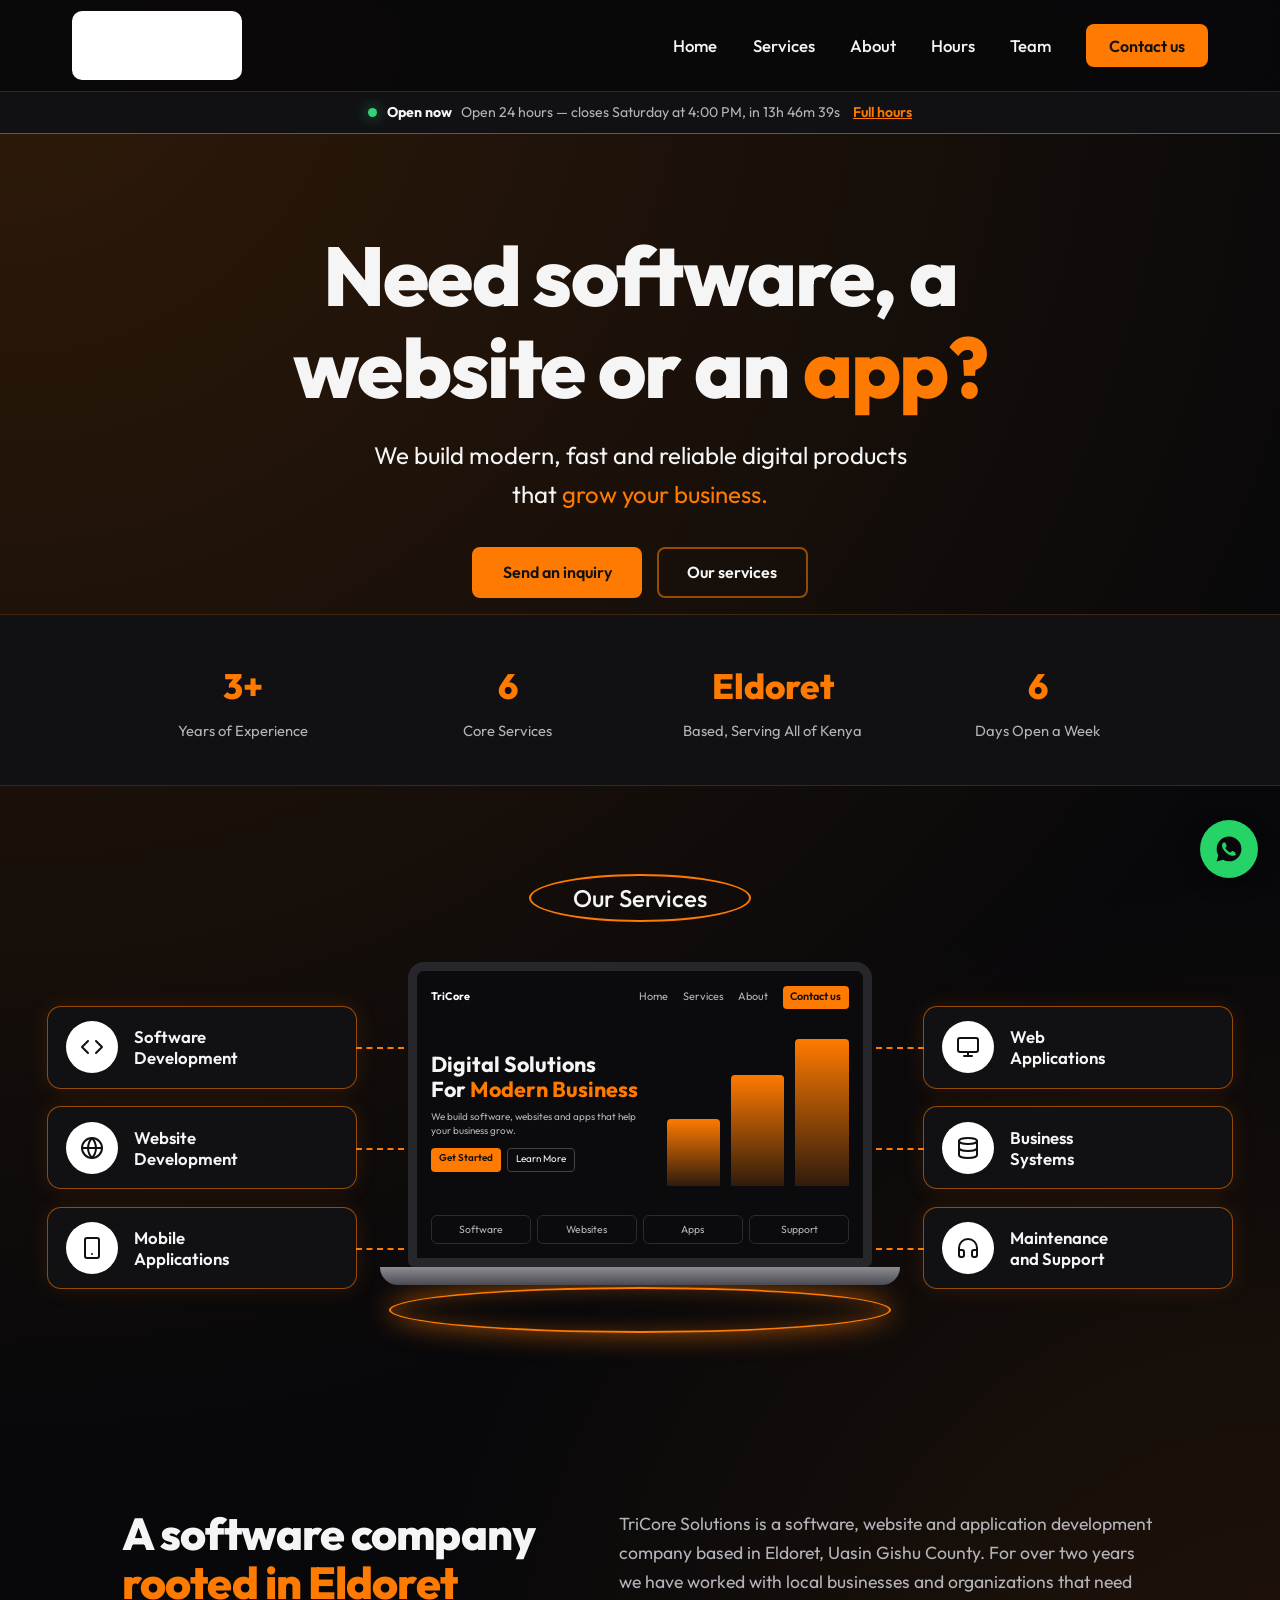
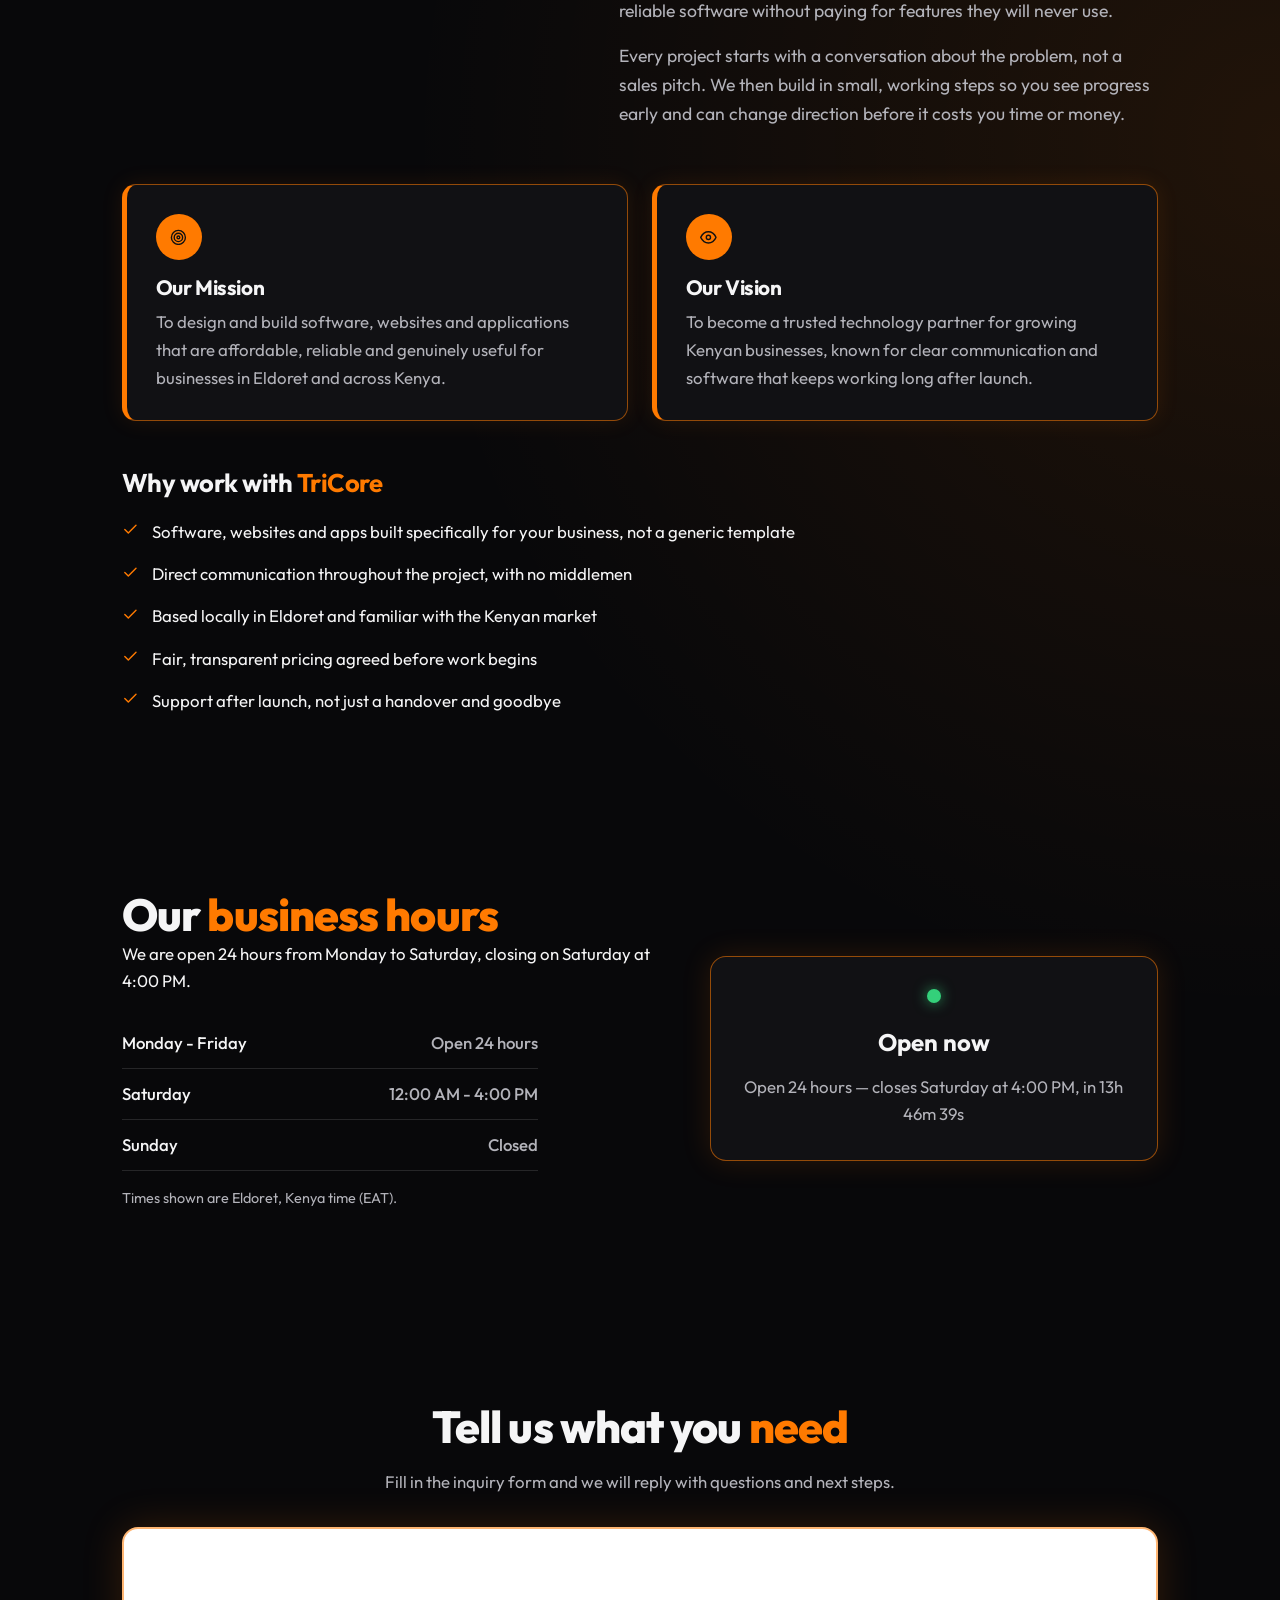
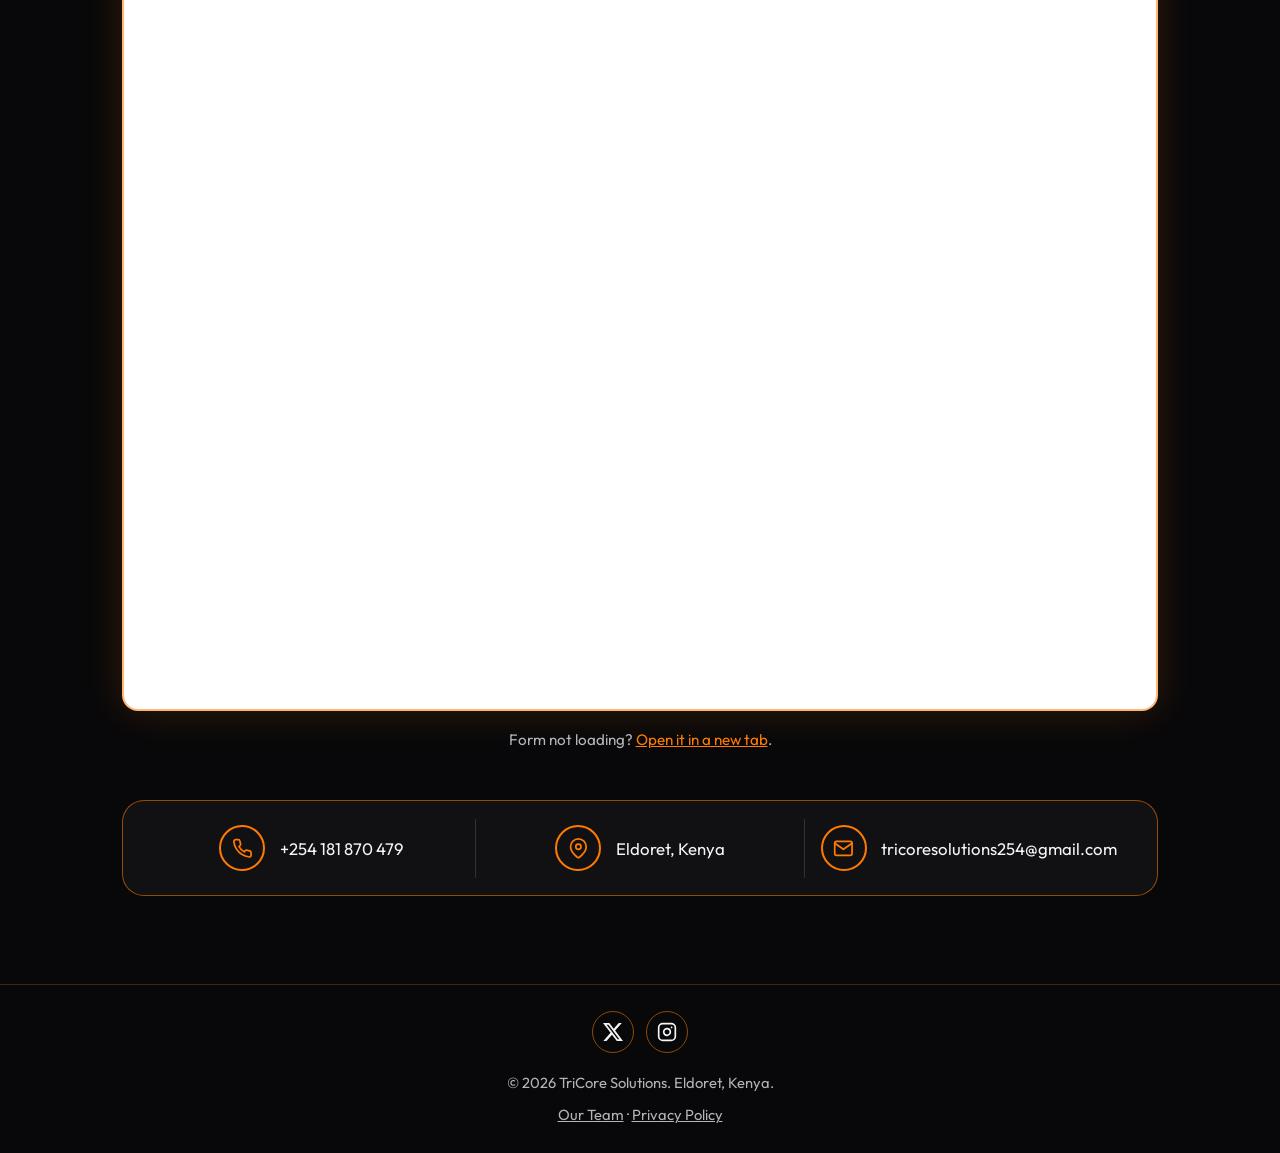
<file: index.html>
<!DOCTYPE html>
<html lang="en">
<head>
  <script>
  function onClick(e) {
    e.preventDefault();
    grecaptcha.enterprise.ready(async () => {
      const token = await grecaptcha.enterprise.execute('6LdRZ9UtAAAAAPf8x64DhGXQoFWbQszSrZ7QlTjj', {action: 'LOGIN'});
    });
  }
</script>
  <script src="https://www.google.com/recaptcha/enterprise.js?render=6LdRZ9UtAAAAAPf8x64DhGXQoFWbQszSrZ7QlTjj"></script>
  <!-- Your code -->
  <meta charset="UTF-8">
  <meta name="viewport" content="width=device-width, initial-scale=1">
  <title>TriCore Solutions | Software, Website and App Development in Eldoret</title>
  <meta name="description" content="TriCore Solutions builds custom software, websites and mobile and web applications for businesses in Eldoret and across Kenya.">
  <link rel="preconnect" href="https://fonts.googleapis.com">
  <link rel="preconnect" href="https://fonts.gstatic.com" crossorigin>
  <link href="https://fonts.googleapis.com/css2?family=Outfit:wght@400;500;600;700;800&display=swap" rel="stylesheet">
  <link rel="icon" type="image/png" sizes="512x512" href="favicon.png">
<link rel="apple-touch-icon" href="favicon.png">
  <link rel="stylesheet" href="style.css">
</head>
<body>

<svg width="0" height="0" style="position:absolute" aria-hidden="true">
  <symbol id="i-mail" viewBox="0 0 24 24"><path d="M4 4h16c1.1 0 2 .9 2 2v12c0 1.1-.9 2-2 2H4c-1.1 0-2-.9-2-2V6c0-1.1.9-2 2-2z"/><polyline points="22,6 12,13 2,6"/></symbol>
  <symbol id="i-phone" viewBox="0 0 24 24"><path d="M22 16.92v3a2 2 0 0 1-2.18 2 19.79 19.79 0 0 1-8.63-3.07 19.5 19.5 0 0 1-6-6 19.79 19.79 0 0 1-3.07-8.67A2 2 0 0 1 4.11 2h3a2 2 0 0 1 2 1.72 12.84 12.84 0 0 0 .7 2.81 2 2 0 0 1-.45 2.11L8.09 9.91a16 16 0 0 0 6 6l1.27-1.27a2 2 0 0 1 2.11-.45 12.84 12.84 0 0 0 2.81.7A2 2 0 0 1 22 16.92z"/></symbol>
  <symbol id="i-pin" viewBox="0 0 24 24"><path d="M21 10c0 7-9 13-9 13s-9-6-9-13a9 9 0 0 1 18 0z"/><circle cx="12" cy="10" r="3"/></symbol>
  <symbol id="i-code" viewBox="0 0 24 24"><polyline points="16 18 22 12 16 6"/><polyline points="8 6 2 12 8 18"/></symbol>
  <symbol id="i-globe" viewBox="0 0 24 24"><circle cx="12" cy="12" r="10"/><line x1="2" y1="12" x2="22" y2="12"/><path d="M12 2a15.3 15.3 0 0 1 4 10 15.3 15.3 0 0 1-4 10 15.3 15.3 0 0 1-4-10 15.3 15.3 0 0 1 4-10z"/></symbol>
  <symbol id="i-app" viewBox="0 0 24 24"><rect x="5" y="2" width="14" height="20" rx="2"/><line x1="12" y1="18" x2="12.01" y2="18"/></symbol>
  <symbol id="i-monitor" viewBox="0 0 24 24"><rect x="2" y="3" width="20" height="14" rx="2"/><line x1="8" y1="21" x2="16" y2="21"/><line x1="12" y1="17" x2="12" y2="21"/></symbol>
  <symbol id="i-db" viewBox="0 0 24 24"><ellipse cx="12" cy="5" rx="9" ry="3"/><path d="M21 12c0 1.66-4 3-9 3s-9-1.34-9-3"/><path d="M3 5v14c0 1.66 4 3 9 3s9-1.34 9-3V5"/></symbol>
  <symbol id="i-support" viewBox="0 0 24 24"><path d="M3 18v-6a9 9 0 0 1 18 0v6"/><path d="M21 19a2 2 0 0 1-2 2h-1a2 2 0 0 1-2-2v-3a2 2 0 0 1 2-2h3zM3 19a2 2 0 0 0 2 2h1a2 2 0 0 0 2-2v-3a2 2 0 0 0-2-2H3z"/></symbol>
  <symbol id="i-bulb" viewBox="0 0 24 24"><path d="M9 18h6M10 22h4M12 2a7 7 0 0 0-4 12.75c.5.4.8 1.02.8 1.66V17h6.4v-.59c0-.64.3-1.26.8-1.66A7 7 0 0 0 12 2z"/></symbol>
  <symbol id="i-target" viewBox="0 0 24 24"><circle cx="12" cy="12" r="10"/><circle cx="12" cy="12" r="6"/><circle cx="12" cy="12" r="2"/></symbol>
  <symbol id="i-eye" viewBox="0 0 24 24"><path d="M1 12s4-8 11-8 11 8 11 8-4 8-11 8-11-8-11-8z"/><circle cx="12" cy="12" r="3"/></symbol>
  <symbol id="i-check" viewBox="0 0 24 24"><polyline points="20 6 9 17 4 12"/></symbol>
  <symbol id="i-clock" viewBox="0 0 24 24"><circle cx="12" cy="12" r="10"/><polyline points="12 6 12 12 16 14"/></symbol>
  <symbol id="i-badge" viewBox="0 0 24 24"><circle cx="12" cy="8" r="6"/><path d="M9 13.5 7 22l5-3 5 3-2-8.5"/></symbol>
  <symbol id="i-wa" viewBox="0 0 24 24"><path fill="#08080A" stroke="none" d="M12.04 2C6.58 2 2.13 6.45 2.13 11.91c0 1.75.46 3.48 1.32 5l-1.4 5.11 5.23-1.37a9.9 9.9 0 0 0 4.76 1.21h.01c5.46 0 9.91-4.45 9.91-9.91S17.5 2 12.04 2zm5.8 14.06c-.24.68-1.4 1.31-1.94 1.36-.5.05-1.02.24-3.42-.71-2.9-1.15-4.75-4.1-4.9-4.29-.14-.19-1.17-1.55-1.17-2.96s.73-2.1 1-2.39c.24-.26.53-.33.71-.33h.51c.16 0 .38-.03.58.44l.83 2c.08.19.13.4.02.62-.1.22-.15.35-.3.53l-.42.49c-.14.16-.28.33-.12.6.16.28.7 1.16 1.51 1.88 1.04.93 1.92 1.22 2.19 1.36.28.14.44.12.6-.07l.68-.8c.22-.26.42-.22.7-.13l1.79.85c.19.09.33.14.38.22.05.09.05.5-.15 1z"/></symbol>
</svg>

<header class="site-header">
  <div class="header-inner">
    <a class="brand" href="#top" aria-label="TriCore Solutions home"><span class="brand-logo" role="img" aria-label="TriCore Solutions - Web and mobile app development"></span></a>
    <button class="nav-toggle" aria-expanded="false" aria-controls="nav">Menu</button>
    <nav id="nav" class="nav">
      <a href="#top">Home</a>
      <a href="services.html">Services</a>
      <a href="about.html">About</a>
      <a href="#hours">Hours</a>
      <a href="team.html">Team</a>
      <a href="#contact" class="btn btn-orange nav-cta">Contact us</a>
    </nav>
  </div>
</header>

<div class="top-status">
  <span class="status-dot"></span>
  <span class="status-text">Checking...</span>
  <span class="status-detail"></span>
  <a href="#hours" class="top-status-link">Full hours</a>
</div>

<main id="top">
  <section class="hero">
    <h1>Need software, a website or an <span class="hot">app?</span></h1>
    <p class="lead">We build modern, fast and reliable digital products that <span class="hot">grow your business.</span></p>
    <div class="hero-actions">
      <a class="btn btn-orange" href="#contact">Send an inquiry</a>
      <a class="btn btn-line" href="services.html">Our services</a>
    </div>
  </section>

  <section class="stats-bar">
    <div class="wrap stats-grid">
      <div class="stat"><span class="stat-num">3+</span><span class="stat-label">Years of Experience</span></div>
      <div class="stat"><span class="stat-num">6</span><span class="stat-label">Core Services</span></div>
      <div class="stat"><span class="stat-num">Eldoret</span><span class="stat-label">Based, Serving All of Kenya</span></div>
      <div class="stat"><span class="stat-num">6</span><span class="stat-label">Days Open a Week</span></div>
    </div>
  </section>

  <section id="services" class="section">
    <div class="pill-wrap"><h2 class="pill">Our Services</h2></div>
    <div class="showcase">
      <div class="tiles tiles-left">
        <article class="tile"><span class="tile-ic"><svg class="ic"><use href="#i-code"/></svg></span><h3>Software<br>Development</h3></article>
        <article class="tile"><span class="tile-ic"><svg class="ic"><use href="#i-globe"/></svg></span><h3>Website<br>Development</h3></article>
        <article class="tile"><span class="tile-ic"><svg class="ic"><use href="#i-app"/></svg></span><h3>Mobile<br>Applications</h3></article>
      </div>

      <div class="laptop" aria-hidden="true">
        <div class="screen">
          <div class="mini-nav"><b>TriCore</b><span>Home</span><span>Services</span><span>About</span><i>Contact us</i></div>
          <div class="mini-body">
            <div class="mini-text">
              <strong>Digital Solutions<br>For <em>Modern Business</em></strong>
              <small>We build software, websites and apps that help your business grow.</small>
              <div class="mini-btns"><i>Get Started</i><u>Learn More</u></div>
            </div>
            <div class="mini-art"><span></span><span></span><span></span></div>
          </div>
          <div class="mini-stats"><div>Software</div><div>Websites</div><div>Apps</div><div>Support</div></div>
        </div>
        <div class="base"></div>
        <div class="glow"></div>
      </div>

      <div class="tiles tiles-right">
        <article class="tile"><span class="tile-ic"><svg class="ic"><use href="#i-monitor"/></svg></span><h3>Web<br>Applications</h3></article>
        <article class="tile"><span class="tile-ic"><svg class="ic"><use href="#i-db"/></svg></span><h3>Business<br>Systems</h3></article>
        <article class="tile"><span class="tile-ic"><svg class="ic"><use href="#i-support"/></svg></span><h3>Maintenance<br>and Support</h3></article>
      </div>
    </div>
  </section>

  <section id="about" class="section about">
    <div class="wrap about-grid">
      <h2>A software company <span class="hot">rooted in Eldoret</span></h2>
      <div>
        <p>TriCore Solutions is a software, website and application development company based in Eldoret, Uasin Gishu County. For over two years we have worked with local businesses and organizations that need reliable software without paying for features they will never use.</p>
        <p>Every project starts with a conversation about the problem, not a sales pitch. We then build in small, working steps so you see progress early and can change direction before it costs you time or money.</p>
      </div>
    </div>

    <div class="wrap mv-grid">
      <article class="mv-card">
        <span class="mv-ic"><svg class="ic"><use href="#i-target"/></svg></span>
        <h3>Our Mission</h3>
        <p>To design and build software, websites and applications that are affordable, reliable and genuinely useful for businesses in Eldoret and across Kenya.</p>
      </article>
      <article class="mv-card">
        <span class="mv-ic"><svg class="ic"><use href="#i-eye"/></svg></span>
        <h3>Our Vision</h3>
        <p>To become a trusted technology partner for growing Kenyan businesses, known for clear communication and software that keeps working long after launch.</p>
      </article>
    </div>

    <div class="wrap">
      <h3 class="why-heading">Why work with <span class="hot">TriCore</span></h3>
      <ul class="why-list">
        <li><svg class="ic"><use href="#i-check"/></svg>Software, websites and apps built specifically for your business, not a generic template</li>
        <li><svg class="ic"><use href="#i-check"/></svg>Direct communication throughout the project, with no middlemen</li>
        <li><svg class="ic"><use href="#i-check"/></svg>Based locally in Eldoret and familiar with the Kenyan market</li>
        <li><svg class="ic"><use href="#i-check"/></svg>Fair, transparent pricing agreed before work begins</li>
        <li><svg class="ic"><use href="#i-check"/></svg>Support after launch, not just a handover and goodbye</li>
      </ul>
    </div>
  </section>

  <section id="hours" class="section hours">
    <div class="wrap hours-grid">
      <div>
        <h2>Our <span class="hot">business hours</span></h2>
        <p>We are open 24 hours from Monday to Saturday, closing on Saturday at 4:00 PM.</p>
        <table class="hours-table">
          <tr><th>Monday - Friday</th><td>Open 24 hours</td></tr>
<tr><th>Saturday</th><td>12:00 AM - 4:00 PM</td></tr>
<tr><th>Sunday</th><td>Closed</td></tr>
        </table>
        <p class="hours-note">Times shown are Eldoret, Kenya time (EAT).</p>
      </div>
      <div class="status-card">
        <span class="status-dot"></span>
        <span class="status-text">Checking...</span>
        <p class="status-detail"></p>
      </div>
    </div>
  </section>

  <section id="contact" class="section contact">
    <div class="wrap">
      <div class="section-head">
        <h2>Tell us what you <span class="hot">need</span></h2>
        <p>Fill in the inquiry form and we will reply with questions and next steps.</p>
      </div>
           <div class="form-card">
        <iframe id="jotform" title="TriCore Solutions inquiry form" src="https://form.jotform.com/262703207565052" loading="lazy" allow="geolocation; microphone; camera"></iframe>
      </div>
      <p class="form-fallback">Form not loading? <a href="https://form.jotform.com/262703207565052" target="_blank" rel="noopener">Open it in a new tab</a>.</p>

      <div class="contact-bar">
        <div><span class="bar-ic"><svg class="ic"><use href="#i-phone"/></svg></span><a href="tel:+254181870479">+254 181 870 479</a></div>
        <div><span class="bar-ic"><svg class="ic"><use href="#i-pin"/></svg></span>Eldoret, Kenya</div>
        <div><span class="bar-ic"><svg class="ic"><use href="#i-mail"/></svg></span><a href="mailto:tricoresolutions254@gmail.com">tricoresolutions254@gmail.com</a></div>
      </div>
    </div>
  </section>
</main>

<a class="whatsapp-fab" href="https://wa.me/254793520219" target="_blank" rel="noopener" aria-label="Chat with us on WhatsApp">
  <svg class="ic"><use href="#i-wa"/></svg>
</a>

<footer class="site-footer">
  <div class="socials">
    <a href="https://x.com/TricoreItd" target="_blank" rel="noopener" aria-label="TriCore Solutions on X"><svg class="soc-ic" viewBox="0 0 24 24" aria-hidden="true"><path fill="currentColor" stroke="none" d="M18.901 1.153h3.68l-8.04 9.19L24 22.846h-7.406l-5.8-7.584-6.638 7.584H.474l8.6-9.83L0 1.154h7.594l5.243 6.932ZM17.61 20.644h2.039L6.486 3.24H4.298Z"/></svg></a>
    <a href="https://www.instagram.com/tricoresolutions.254/" target="_blank" rel="noopener" aria-label="TriCore Solutions on Instagram"><svg class="soc-ic" viewBox="0 0 24 24" fill="none" stroke="currentColor" stroke-width="2" stroke-linecap="round" stroke-linejoin="round" aria-hidden="true"><rect x="2" y="2" width="20" height="20" rx="5"/><path d="M16 11.37A4 4 0 1 1 12.63 8 4 4 0 0 1 16 11.37z"/><line x1="17.5" y1="6.5" x2="17.51" y2="6.5"/></svg></a>
</div>
  <p>&copy; <span id="year"></span> TriCore Solutions. Eldoret, Kenya.</p>
  <p class="footer-links"><a href="team.html">Our Team</a> &middot; <a href="privacy.html">Privacy Policy</a></p>
</footer>

<script src="script.js"></script>
</body>
</html>
</file>
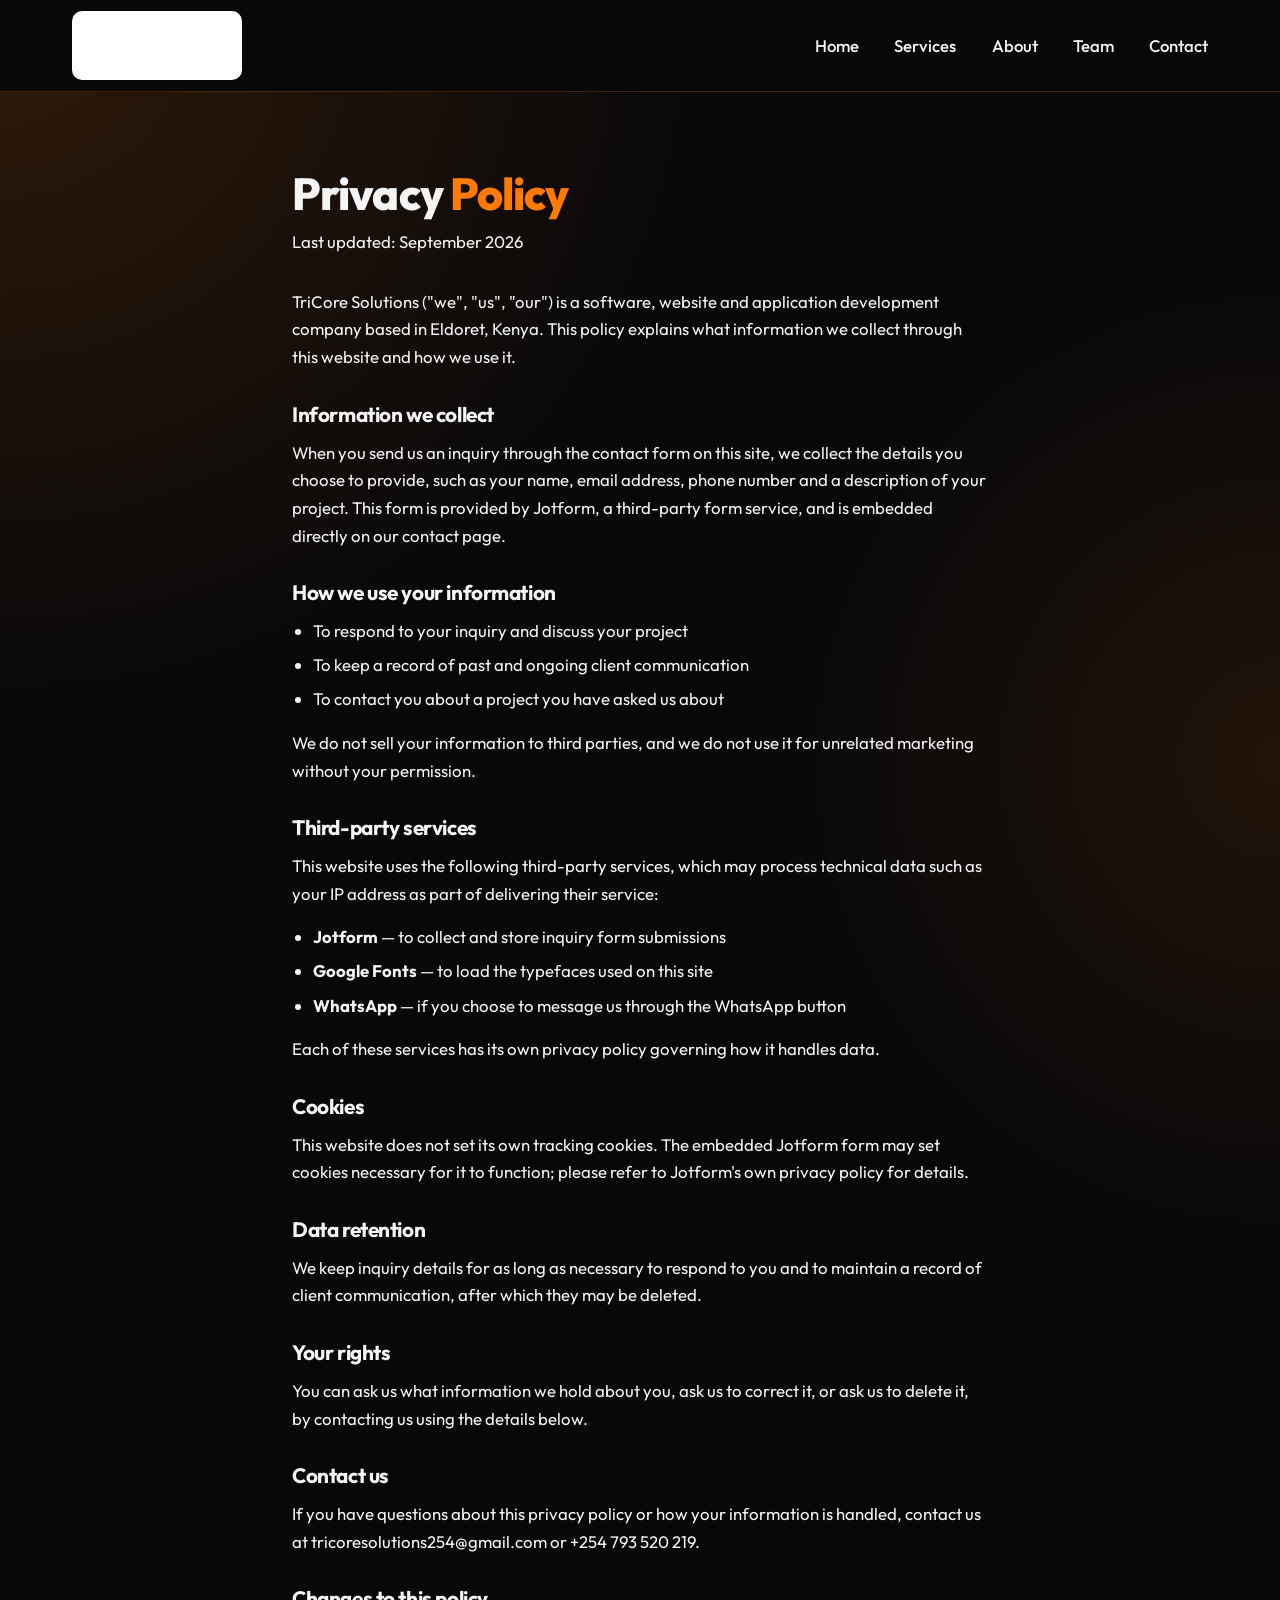
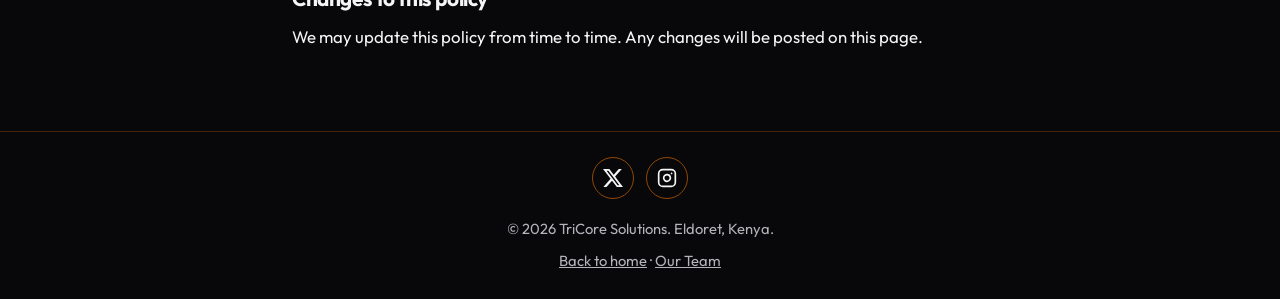
<file: privacy.html>
<!DOCTYPE html>
<html lang="en">
<head>
  <meta charset="UTF-8">
  <meta name="viewport" content="width=device-width, initial-scale=1">
  <title>Privacy Policy | TriCore Solutions</title>
  <link rel="preconnect" href="https://fonts.googleapis.com">
  <link rel="preconnect" href="https://fonts.gstatic.com" crossorigin>
  <link href="https://fonts.googleapis.com/css2?family=Outfit:wght@400;500;600;700;800&display=swap" rel="stylesheet">
  <link rel="icon" type="image/png" sizes="512x512" href="favicon.png">
<link rel="apple-touch-icon" href="favicon.png">
  <link rel="stylesheet" href="style.css">
</head>
<body>

<header class="site-header">
  <div class="header-inner">
    <a class="brand" href="index.html" aria-label="TriCore Solutions home"><span class="brand-logo" role="img" aria-label="TriCore Solutions - Web and mobile app development"></span></a>
    <nav class="nav">
      <a href="index.html">Home</a>
      <a href="services.html">Services</a>
      <a href="about.html">About</a>
      <a href="team.html">Team</a>
      <a href="index.html#contact">Contact</a>
    </nav>
  </div>
</header>

<main class="legal">
  <div class="wrap legal-inner">
    <h1>Privacy <span class="hot">Policy</span></h1>
    <p class="legal-updated">Last updated: September 2026</p>

    <p>TriCore Solutions ("we", "us", "our") is a software, website and application development company based in Eldoret, Kenya. This policy explains what information we collect through this website and how we use it.</p>

    <h2>Information we collect</h2>
    <p>When you send us an inquiry through the contact form on this site, we collect the details you choose to provide, such as your name, email address, phone number and a description of your project. This form is provided by Jotform, a third-party form service, and is embedded directly on our contact page.</p>

    <h2>How we use your information</h2>
    <ul>
      <li>To respond to your inquiry and discuss your project</li>
      <li>To keep a record of past and ongoing client communication</li>
      <li>To contact you about a project you have asked us about</li>
    </ul>
    <p>We do not sell your information to third parties, and we do not use it for unrelated marketing without your permission.</p>

    <h2>Third-party services</h2>
    <p>This website uses the following third-party services, which may process technical data such as your IP address as part of delivering their service:</p>
    <ul>
      <li><strong>Jotform</strong> — to collect and store inquiry form submissions</li>
      <li><strong>Google Fonts</strong> — to load the typefaces used on this site</li>
      <li><strong>WhatsApp</strong> — if you choose to message us through the WhatsApp button</li>
    </ul>
    <p>Each of these services has its own privacy policy governing how it handles data.</p>

    <h2>Cookies</h2>
    <p>This website does not set its own tracking cookies. The embedded Jotform form may set cookies necessary for it to function; please refer to Jotform's own privacy policy for details.</p>

    <h2>Data retention</h2>
    <p>We keep inquiry details for as long as necessary to respond to you and to maintain a record of client communication, after which they may be deleted.</p>

    <h2>Your rights</h2>
    <p>You can ask us what information we hold about you, ask us to correct it, or ask us to delete it, by contacting us using the details below.</p>

    <h2>Contact us</h2>
    <p>If you have questions about this privacy policy or how your information is handled, contact us at
      <a href="mailto:tricoresolutions254@gmail.com">tricoresolutions254@gmail.com</a> or
      <a href="tel:+254793520219">+254 793 520 219</a>.
    </p>

    <h2>Changes to this policy</h2>
    <p>We may update this policy from time to time. Any changes will be posted on this page.</p>
  </div>
</main>

<footer class="site-footer">
  <div class="socials">
    <a href="https://x.com/TricoreItd" target="_blank" rel="noopener" aria-label="TriCore Solutions on X"><svg class="soc-ic" viewBox="0 0 24 24" aria-hidden="true"><path fill="currentColor" stroke="none" d="M18.901 1.153h3.68l-8.04 9.19L24 22.846h-7.406l-5.8-7.584-6.638 7.584H.474l8.6-9.83L0 1.154h7.594l5.243 6.932ZM17.61 20.644h2.039L6.486 3.24H4.298Z"/></svg></a>
    <a href="https://www.instagram.com/tricoresolutions.254/" target="_blank" rel="noopener" aria-label="TriCore Solutions on Instagram"><svg class="soc-ic" viewBox="0 0 24 24" fill="none" stroke="currentColor" stroke-width="2" stroke-linecap="round" stroke-linejoin="round" aria-hidden="true"><rect x="2" y="2" width="20" height="20" rx="5"/><path d="M16 11.37A4 4 0 1 1 12.63 8 4 4 0 0 1 16 11.37z"/><line x1="17.5" y1="6.5" x2="17.51" y2="6.5"/></svg></a>
</div>
  <p>&copy; <span id="year"></span> TriCore Solutions. Eldoret, Kenya.</p>
  <p class="footer-links"><a href="index.html">Back to home</a> &middot; <a href="team.html">Our Team</a></p>
</footer>

<script src="script.js"></script>
</body>
</html>
</file>
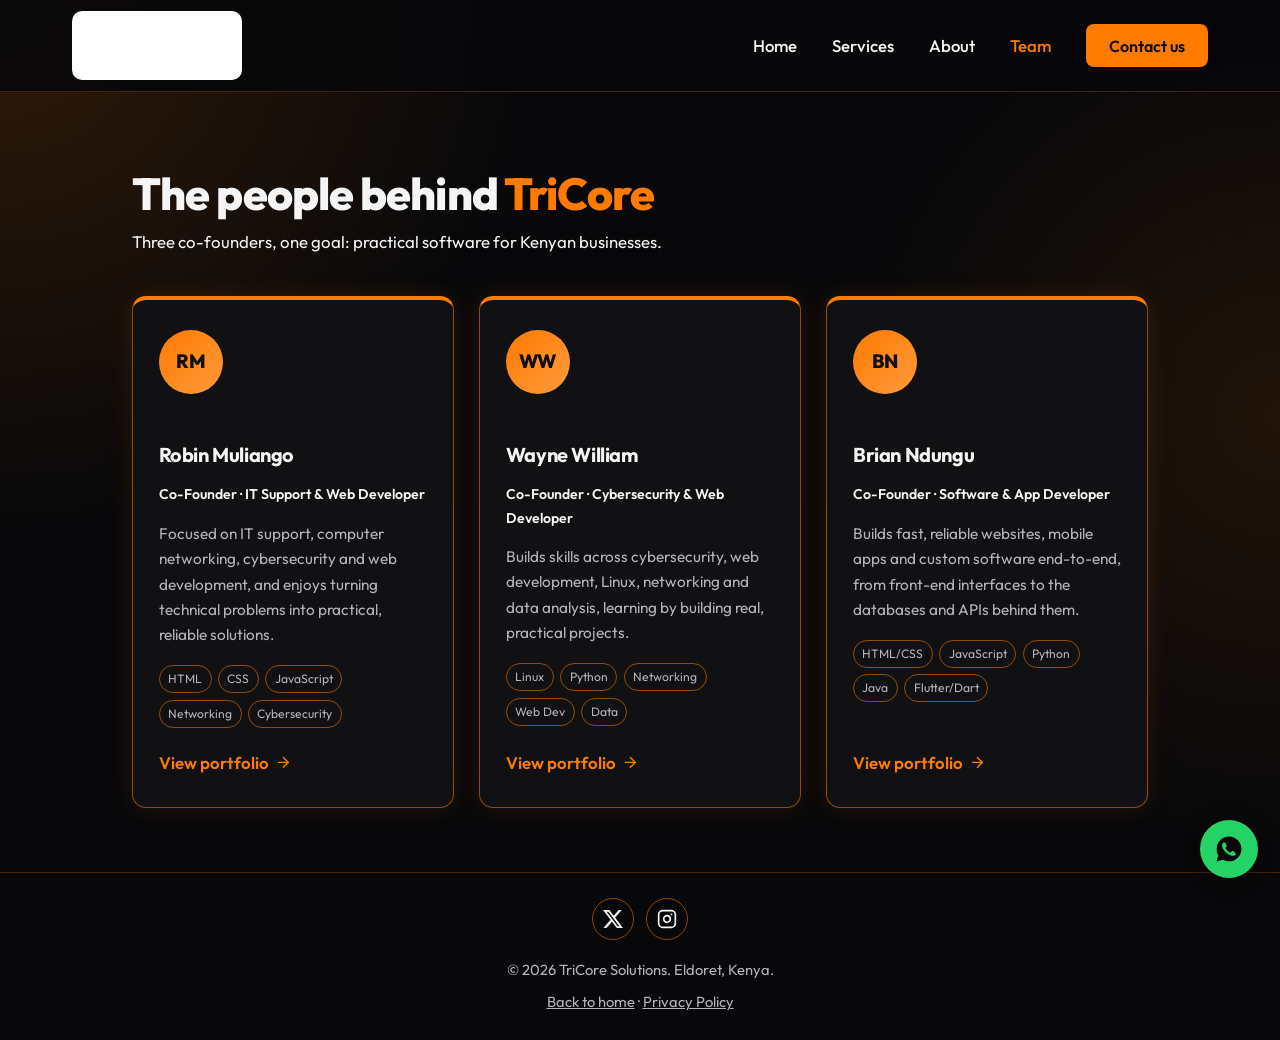
<file: team.html>
<!DOCTYPE html>
<html lang="en">
<head>
  <meta charset="UTF-8">
  <meta name="viewport" content="width=device-width, initial-scale=1">
  <title>Our Team | TriCore Solutions</title>
  <meta name="description" content="Meet the co-founders of TriCore Solutions, a software, website and application development company based in Eldoret, Kenya.">
  <link rel="preconnect" href="https://fonts.googleapis.com">
  <link rel="preconnect" href="https://fonts.gstatic.com" crossorigin>
  <link href="https://fonts.googleapis.com/css2?family=Outfit:wght@400;500;600;700;800&display=swap" rel="stylesheet">
  <link rel="icon" type="image/png" sizes="512x512" href="favicon.png">
<link rel="apple-touch-icon" href="favicon.png">
  <link rel="stylesheet" href="style.css">
</head>
<body>

<svg width="0" height="0" style="position:absolute" aria-hidden="true">
  <symbol id="i-arrow" viewBox="0 0 24 24"><line x1="5" y1="12" x2="19" y2="12"/><polyline points="12 5 19 12 12 19"/></symbol>
</svg>

<header class="site-header">
  <div class="header-inner">
    <a class="brand" href="index.html" aria-label="TriCore Solutions home"><span class="brand-logo" role="img" aria-label="TriCore Solutions - Web and mobile app development"></span></a>
    <button class="nav-toggle" aria-expanded="false" aria-controls="nav">Menu</button>
    <nav id="nav" class="nav">
      <a href="index.html">Home</a>
      <a href="services.html">Services</a>
      <a href="about.html">About</a>
      <a href="team.html" class="active">Team</a>
      <a href="index.html#contact" class="btn btn-orange nav-cta">Contact us</a>
    </nav>
  </div>
</header>

<main class="legal">
  <div class="wrap legal-inner team-inner">
    <h1>The people behind <span class="hot">TriCore</span></h1>
    <p class="legal-updated">Three co-founders, one goal: practical software for Kenyan businesses.</p>

    <div class="team-grid">
      <article class="team-card">
        <span class="team-avatar">RM</span>
        <h2>Robin Muliango</h2>
        <p class="team-role">Co-Founder &middot; IT Support &amp; Web Developer</p>
        <p>Focused on IT support, computer networking, cybersecurity and web development, and enjoys turning technical problems into practical, reliable solutions.</p>
        <div class="team-tags"><span>HTML</span><span>CSS</span><span>JavaScript</span><span>Networking</span><span>Cybersecurity</span></div>
        <a class="team-link" href="https://ro649.github.io/miniature-spoon/" target="_blank" rel="noopener">View portfolio <svg class="ic"><use href="#i-arrow"/></svg></a>
      </article>

      <article class="team-card">
        <span class="team-avatar">WW</span>
        <h2>Wayne William</h2>
        <p class="team-role">Co-Founder &middot; Cybersecurity &amp; Web Developer</p>
        <p>Builds skills across cybersecurity, web development, Linux, networking and data analysis, learning by building real, practical projects.</p>
        <div class="team-tags"><span>Linux</span><span>Python</span><span>Networking</span><span>Web Dev</span><span>Data</span></div>
        <a class="team-link" href="https://williamwayne484-lang.github.io/wayne-portfolio/" target="_blank" rel="noopener">View portfolio <svg class="ic"><use href="#i-arrow"/></svg></a>
      </article>

      <article class="team-card">
        <span class="team-avatar">BN</span>
        <h2>Brian Ndungu</h2>
        <p class="team-role">Co-Founder &middot; Software &amp; App Developer</p>
        <p>Builds fast, reliable websites, mobile apps and custom software end-to-end, from front-end interfaces to the databases and APIs behind them.</p>
        <div class="team-tags"><span>HTML/CSS</span><span>JavaScript</span><span>Python</span><span>Java</span><span>Flutter/Dart</span></div>
        <a class="team-link" href="https://dmalikyobra.github.io/brian-portfolio/" target="_blank" rel="noopener">View portfolio <svg class="ic"><use href="#i-arrow"/></svg></a>
      </article>
    </div>
  </div>
</main>

<a class="whatsapp-fab" href="https://wa.me/254700000000" target="_blank" rel="noopener" aria-label="Chat with us on WhatsApp">
  <svg class="ic"><use href="#i-wa"/></svg>
</a>
<svg width="0" height="0" style="position:absolute" aria-hidden="true">
  <symbol id="i-wa" viewBox="0 0 24 24"><path fill="#08080A" stroke="none" d="M12.04 2C6.58 2 2.13 6.45 2.13 11.91c0 1.75.46 3.48 1.32 5l-1.4 5.11 5.23-1.37a9.9 9.9 0 0 0 4.76 1.21h.01c5.46 0 9.91-4.45 9.91-9.91S17.5 2 12.04 2zm5.8 14.06c-.24.68-1.4 1.31-1.94 1.36-.5.05-1.02.24-3.42-.71-2.9-1.15-4.75-4.1-4.9-4.29-.14-.19-1.17-1.55-1.17-2.96s.73-2.1 1-2.39c.24-.26.53-.33.71-.33h.51c.16 0 .38-.03.58.44l.83 2c.08.19.13.4.02.62-.1.22-.15.35-.3.53l-.42.49c-.14.16-.28.33-.12.6.16.28.7 1.16 1.51 1.88 1.04.93 1.92 1.22 2.19 1.36.28.14.44.12.6-.07l.68-.8c.22-.26.42-.22.7-.13l1.79.85c.19.09.33.14.38.22.05.09.05.5-.15 1z"/></symbol>
</svg>

<footer class="site-footer">
  <div class="socials">
    <a href="https://x.com/TricoreItd" target="_blank" rel="noopener" aria-label="TriCore Solutions on X"><svg class="soc-ic" viewBox="0 0 24 24" aria-hidden="true"><path fill="currentColor" stroke="none" d="M18.901 1.153h3.68l-8.04 9.19L24 22.846h-7.406l-5.8-7.584-6.638 7.584H.474l8.6-9.83L0 1.154h7.594l5.243 6.932ZM17.61 20.644h2.039L6.486 3.24H4.298Z"/></svg></a>
    <a href="https://www.instagram.com/tricoresolutions.254/" target="_blank" rel="noopener" aria-label="TriCore Solutions on Instagram"><svg class="soc-ic" viewBox="0 0 24 24" fill="none" stroke="currentColor" stroke-width="2" stroke-linecap="round" stroke-linejoin="round" aria-hidden="true"><rect x="2" y="2" width="20" height="20" rx="5"/><path d="M16 11.37A4 4 0 1 1 12.63 8 4 4 0 0 1 16 11.37z"/><line x1="17.5" y1="6.5" x2="17.51" y2="6.5"/></svg></a>
</div>
  <p>&copy; <span id="year"></span> TriCore Solutions. Eldoret, Kenya.</p>
  <p class="footer-links"><a href="index.html">Back to home</a> &middot; <a href="privacy.html">Privacy Policy</a></p>
</footer>

<script src="script.js"></script>
</body>
</html>
</file>
<file: style.css>
:root {
  --black: #08080A;
  --panel: #111114;
  --orange: #FF7A00;
  --orange-soft: #FF9A3D;
  --text: #F5F5F6;
  --muted: #B3B3BA;
  --edge: rgba(255, 122, 0, .55);
  --font: "Outfit", system-ui, sans-serif;
}
*, *::before, *::after { box-sizing: border-box; }
html { scroll-behavior: smooth; scroll-padding-top: 6rem; }
body {
  margin: 0; font-family: var(--font); font-size: 1.05rem; line-height: 1.65; color: var(--text);
  background:
    radial-gradient(circle at 0% 0%, rgba(255,122,0,.16), transparent 32%),
    radial-gradient(circle at 100% 40%, rgba(255,122,0,.10), transparent 30%),
    var(--black);
}
h1, h2, h3 { margin: 0; line-height: 1.1; letter-spacing: -.02em; }
p { margin: 0 0 1rem; }
a { color: inherit; text-decoration: none; }
:focus-visible { outline: 3px solid var(--orange); outline-offset: 3px; }
.hot { color: var(--orange); }
.ic { width: 1em; height: 1em; fill: none; stroke: currentColor; stroke-width: 2; stroke-linecap: round; stroke-linejoin: round; flex: none; }
.wrap { max-width: 1100px; margin: 0 auto; padding: 0 clamp(1rem, 4vw, 2rem); }

/* Header */
.site-header { position: sticky; top: 0; z-index: 20; background: rgba(8, 8, 10, .92); backdrop-filter: blur(8px); border-bottom: 1px solid rgba(255,122,0,.25); }
.header-inner { max-width: 1200px; margin: 0 auto; padding: .7rem clamp(1rem, 4vw, 2rem); display: flex; align-items: center; justify-content: space-between; }
.brand-logo { display: block; width: 170px; height: 69px; border-radius: 10px; background: #fff url("https://i.ibb.co/hJTz4808/tricore-solutions-logo.jpg") no-repeat -69px -49px / 309px auto; }
.nav { display: flex; align-items: center; gap: 2.2rem; font-weight: 500; }
.nav a:not(.btn):hover { color: var(--orange); }
.nav a.active { color: var(--orange); }

.btn { display: inline-block; padding: .85rem 1.8rem; border-radius: 8px; font: 600 1rem var(--font); border: 2px solid transparent; cursor: pointer; transition: transform .15s, background .15s, color .15s; }
.btn:hover { transform: translateY(-2px); }
.btn-orange { background: var(--orange); color: #111; }
.btn-orange:hover { background: var(--orange-soft); }
.btn-line { border-color: var(--edge); color: var(--text); }
.btn-line:hover { background: rgba(255,122,0,.12); }
.nav-cta { padding: .6rem 1.3rem; }
.nav-toggle { display: none; background: none; border: 1px solid var(--edge); color: var(--text); border-radius: 8px; padding: .45rem .9rem; font: inherit; cursor: pointer; }

/* Hero */
.hero { text-align: center; padding: clamp(3.5rem, 8vw, 6rem) clamp(1rem, 4vw, 2rem) 1rem; max-width: 980px; margin: 0 auto; }
.hero h1 { font-size: clamp(2.6rem, 7vw, 5.2rem); font-weight: 800; margin-bottom: 1.4rem; }
.lead { font-size: clamp(1.1rem, 2vw, 1.5rem); color: var(--text); max-width: 36rem; margin: 0 auto; }
.hero-actions { display: flex; flex-wrap: wrap; justify-content: center; gap: .9rem; margin-top: 2rem; }

.section { padding: clamp(3rem, 7vw, 5.5rem) 0; }
.section h2 { font-size: clamp(1.8rem, 3.6vw, 2.8rem); font-weight: 800; }
.pill-wrap { text-align: center; margin-bottom: 2.5rem; }
.pill { display: inline-block; font-size: 1.5rem !important; font-weight: 500 !important; padding: .55rem 2.6rem; border: 2px solid var(--orange); border-radius: 50%; letter-spacing: 0; }

/* Showcase */
.showcase { max-width: 1250px; margin: 0 auto; padding: 0 clamp(1rem, 3vw, 2rem); display: grid; grid-template-columns: 1fr minmax(360px, 1.5fr) 1fr; gap: 3.2rem; align-items: center; }
.tiles { display: grid; gap: 1.1rem; }
.tile { position: relative; display: flex; align-items: center; gap: 1rem; padding: .9rem 1.1rem; background: var(--panel); border: 1.5px solid var(--edge); border-radius: 14px; box-shadow: 0 0 22px rgba(255,122,0,.12); }
.tile h3 { font-size: 1.05rem; font-weight: 600; line-height: 1.25; letter-spacing: 0; }
.tile-ic { width: 52px; height: 52px; border-radius: 50%; background: #fff; color: #111; display: grid; place-items: center; font-size: 1.5rem; flex: none; }
.tile::after { content: ""; position: absolute; top: 50%; width: 3rem; border-top: 2px dashed var(--orange); }
.tiles-left .tile::after { left: 100%; }
.tiles-right .tile::after { right: 100%; }

/* Laptop */
.laptop { position: relative; padding-bottom: 3rem; }
.screen { background: #0B0B0E; border: 9px solid #26262B; border-radius: 16px 16px 6px 6px; padding: .9rem; aspect-ratio: 16 / 10.5; display: flex; flex-direction: column; gap: .7rem; overflow: hidden; }
.mini-nav { display: flex; align-items: center; gap: .9rem; font-size: clamp(.5rem, 1vw, .68rem); color: var(--muted); }
.mini-nav b { color: #fff; margin-right: auto; }
.mini-nav i { font-style: normal; background: var(--orange); color: #111; padding: .25em .7em; border-radius: 4px; font-weight: 600; }
.mini-body { flex: 1; display: grid; grid-template-columns: 1.1fr .9fr; gap: .8rem; align-items: center; }
.mini-text strong { display: block; font-size: clamp(.85rem, 2vw, 1.35rem); line-height: 1.15; margin-bottom: .5rem; }
.mini-text em { font-style: normal; color: var(--orange); }
.mini-text small { display: block; font-size: clamp(.45rem, .9vw, .62rem); color: var(--muted); line-height: 1.4; margin-bottom: .6rem; }
.mini-btns { display: flex; gap: .4rem; font-size: clamp(.45rem, .9vw, .62rem); }
.mini-btns i { font-style: normal; background: var(--orange); color: #111; padding: .3em .8em; border-radius: 4px; font-weight: 600; }
.mini-btns u { text-decoration: none; border: 1px solid #444; padding: .3em .8em; border-radius: 4px; }
.mini-art { display: flex; align-items: flex-end; gap: 6%; height: 80%; }
.mini-art span { flex: 1; border-radius: 4px 4px 0 0; background: linear-gradient(180deg, var(--orange), rgba(255,122,0,.15)); }
.mini-art span:nth-child(1) { height: 45%; } .mini-art span:nth-child(2) { height: 75%; } .mini-art span:nth-child(3) { height: 100%; }
.mini-stats { display: grid; grid-template-columns: repeat(4, 1fr); gap: .4rem; }
.mini-stats div { border: 1px solid #2A2A30; border-radius: 6px; padding: .45em; text-align: center; font-size: clamp(.45rem, .9vw, .65rem); color: var(--muted); }
.base { height: 18px; width: 112%; margin: 0 -6%; background: linear-gradient(#8C8C93, #4A4A50); border-radius: 0 0 22px 22px; }
.glow { position: absolute; left: -4%; right: -4%; bottom: 0; height: 46px; border: 2px solid var(--orange); border-radius: 50%; box-shadow: 0 0 28px rgba(255,122,0,.6), inset 0 0 20px rgba(255,122,0,.3); z-index: -1; }

/* About and contact */
.about-grid { display: grid; grid-template-columns: 1fr 1.2fr; gap: 3rem; align-items: start; }
.about-grid p { color: var(--muted); font-size: 1.1rem; }
.section-head { text-align: center; margin-bottom: 2rem; }
.section-head p { color: var(--muted); margin: 1rem 0 0; }
.form-card { background: #fff; border-radius: 16px; overflow: hidden; border: 2px solid var(--edge); box-shadow: 0 0 40px rgba(255,122,0,.18); }
.form-card iframe { display: block; width: 100%; height: 780px; border: 0; }
.form-fallback { text-align: center; color: var(--muted); font-size: .95rem; margin: 1rem 0 0; }
.form-fallback a { color: var(--orange); text-decoration: underline; }

.contact-bar { display: grid; grid-template-columns: repeat(3, 1fr); margin-top: 3rem; padding: 1.1rem 1.5rem; background: var(--panel); border: 1.5px solid var(--edge); border-radius: 22px; }
.contact-bar > div { display: flex; align-items: center; justify-content: center; gap: .9rem; padding: .4rem 1rem; }
.contact-bar > div + div { border-left: 1px solid rgba(255,255,255,.14); }
.bar-ic { width: 46px; height: 46px; border: 2px solid var(--orange); border-radius: 50%; display: grid; place-items: center; color: var(--orange); font-size: 1.3rem; flex: none; }
.contact-bar a:hover { color: var(--orange); }

.site-footer { border-top: 1px solid rgba(255,122,0,.25); text-align: center; padding: 1.6rem 1rem; color: var(--muted); font-size: .92rem; }
.site-footer p { margin: 0; }

@media (max-width: 1000px) {
  .showcase { grid-template-columns: 1fr; gap: 2rem; }
  .laptop { order: -1; max-width: 560px; margin: 0 auto; width: 100%; }
  .tiles { grid-template-columns: repeat(3, 1fr); }
  .tile::after { display: none; }
  .tile { flex-direction: column; text-align: center; }
}
@media (max-width: 760px) {
  .nav-toggle { display: block; }
  .nav { display: none; position: absolute; top: 100%; left: 0; right: 0; flex-direction: column; align-items: flex-start; gap: 1rem; padding: 1.2rem clamp(1rem, 4vw, 2rem) 1.6rem; background: var(--black); border-bottom: 1px solid var(--edge); }
  .nav.open { display: flex; }
  .about-grid { grid-template-columns: 1fr; }
  .tiles { grid-template-columns: 1fr 1fr; }
  .contact-bar { grid-template-columns: 1fr; border-radius: 16px; }
  .contact-bar > div { justify-content: flex-start; }
  .contact-bar > div + div { border-left: 0; border-top: 1px solid rgba(255,255,255,.14); }
  .brand-logo { width: 140px; height: 57px; background-position: -57px -41px; background-size: 254px auto; }
}
@media (prefers-reduced-motion: reduce) { html { scroll-behavior: auto; } .btn { transition: none; } }

/* Stats bar */
.stats-bar { padding: 2.6rem 0; background: var(--panel); border-top: 1px solid rgba(255,122,0,.2); border-bottom: 1px solid rgba(255,122,0,.2); }
.stats-grid { display: grid; grid-template-columns: repeat(4, 1fr); gap: 1.5rem; text-align: center; }
.stat { display: flex; flex-direction: column; gap: .3rem; }
.stat-num { font-size: clamp(1.6rem, 3vw, 2.2rem); font-weight: 800; color: var(--orange); }
.stat-label { font-size: .92rem; color: var(--muted); }

/* Mission / vision */
.mv-grid { display: grid; grid-template-columns: 1fr 1fr; gap: 1.5rem; margin-top: 2.5rem; }
.mv-card { background: var(--panel); border: 1.5px solid var(--edge); border-left: 5px solid var(--orange); border-radius: 14px; padding: 1.8rem; box-shadow: 0 0 22px rgba(255,122,0,.1); }
.mv-ic { display: inline-grid; place-items: center; width: 46px; height: 46px; border-radius: 50%; background: var(--orange); color: #111; margin-bottom: 1rem; }
.mv-card h3 { font-size: 1.3rem; margin-bottom: .6rem; }
.mv-card p { color: var(--muted); margin: 0; }

.why-heading { font-size: 1.6rem; font-weight: 700; margin: 3rem 0 1.3rem; }
.why-list { list-style: none; margin: 0; padding: 0; display: grid; gap: .9rem; }
.why-list li { display: flex; align-items: flex-start; gap: .8rem; color: var(--text); }
.why-list .ic { color: var(--orange); margin-top: .2rem; flex: none; }

/* Hours */
.hours-grid { display: grid; grid-template-columns: 1.1fr .9fr; gap: 2.5rem; align-items: center; }
.hours-table { border-collapse: collapse; margin-top: 1.4rem; width: 100%; max-width: 26rem; }
.hours-table th, .hours-table td { text-align: left; padding: .7rem 0; border-bottom: 1px solid rgba(255,255,255,.12); font-weight: 500; }
.hours-table td { color: var(--muted); text-align: right; }
.hours-note { color: var(--muted); font-size: .9rem; margin-top: 1rem; }
.status-card { background: var(--panel); border: 1.5px solid var(--edge); border-radius: 16px; padding: 2rem; text-align: center; box-shadow: 0 0 30px rgba(255,122,0,.14); }
.status-dot { display: inline-block; width: 14px; height: 14px; border-radius: 50%; margin-bottom: .8rem; background: #666; }
.status-dot.open { background: #34D07A; box-shadow: 0 0 14px rgba(52,208,122,.7); }
.status-dot.closed { background: #FF4D4D; box-shadow: 0 0 14px rgba(255,77,77,.6); }
.status-text { display: block; font-size: 1.5rem; font-weight: 700; }
.status-detail { color: var(--muted); margin: .6rem 0 0; }

/* WhatsApp button */
.whatsapp-fab { position: fixed; right: 1.4rem; bottom: 1.4rem; width: 58px; height: 58px; border-radius: 50%; background: #25D366; display: grid; place-items: center; box-shadow: 0 6px 20px rgba(0,0,0,.4); z-index: 30; }
.whatsapp-fab .ic { width: 30px; height: 30px; color: #08080A; stroke: none; }
.whatsapp-fab:hover { transform: scale(1.06); }

.footer-links { margin-top: .5rem !important; }
.footer-links a { color: var(--muted); text-decoration: underline; }
.footer-links a:hover { color: var(--orange); }

/* Top status bar */
.top-status { display: flex; align-items: center; justify-content: center; flex-wrap: wrap; gap: .6rem; padding: .55rem 1rem; background: var(--panel); border-bottom: 1px solid var(--edge); font-size: .88rem; font-weight: 600; text-align: center; }
.top-status .status-dot { display: inline-block; width: 9px; height: 9px; margin: 0; }
.top-status .status-text { font-size: .88rem; }
.top-status .status-detail { color: var(--muted); font-weight: 400; margin: 0; }
.top-status-link { color: var(--orange); text-decoration: underline; margin-left: .2rem; }
.top-status-link:hover { color: var(--orange-soft); }

@media (max-width: 760px) {
  .stats-grid { grid-template-columns: 1fr 1fr; }
  .mv-grid { grid-template-columns: 1fr; }
  .hours-grid { grid-template-columns: 1fr; }
}

/* Legal pages */
.legal { padding: clamp(3rem, 6vw, 5rem) 0 4rem; }
.legal-inner { max-width: 760px; }
.legal h1 { font-size: clamp(2rem, 4vw, 2.8rem); font-weight: 800; }
.legal-updated { color: var(--muted); margin: .6rem 0 2rem; }
.legal h2 { font-size: 1.3rem; font-weight: 700; margin: 2rem 0 .8rem; }
.legal p, .legal li { color: var(--text); }
.legal ul { padding-left: 1.3rem; margin: 0 0 1rem; }
.legal li { margin-bottom: .4rem; }

/* Team page */
.team-inner { max-width: 1080px; }
.team-grid { display: grid; grid-template-columns: repeat(3, 1fr); gap: 1.6rem; margin-top: 2.5rem; }
.team-card { background: var(--panel); border: 1.5px solid var(--edge); border-top: 4px solid var(--orange); border-radius: 14px; padding: 1.9rem 1.6rem; box-shadow: 0 0 24px rgba(255,122,0,.12); display: flex; flex-direction: column; }
.team-avatar { display: inline-flex; align-items: center; justify-content: center; width: 64px; height: 64px; border-radius: 50%; background: linear-gradient(135deg, var(--orange), var(--orange-soft)); color: #111; font-weight: 800; font-size: 1.2rem; margin-bottom: 1.1rem; }
.team-card h2 { font-size: 1.25rem; font-weight: 700; }
.team-role { color: var(--orange); font-size: .88rem; font-weight: 600; margin: .3rem 0 .9rem; }
.team-card > p:not(.team-role) { color: var(--muted); font-size: .96rem; margin-bottom: 1.1rem; }
.team-tags { display: flex; flex-wrap: wrap; gap: .4rem; margin-bottom: 1.3rem; }
.team-tags span { font-size: .76rem; padding: .25em .7em; border: 1px solid var(--edge); border-radius: 20px; color: var(--muted); }
.team-link { margin-top: auto; display: inline-flex; align-items: center; gap: .4rem; font-weight: 600; color: var(--orange); }
.team-link .ic { width: 1em; height: 1em; }
.team-link:hover { text-decoration: underline; }

@media (max-width: 760px) {
  .team-grid { grid-template-columns: 1fr; }
}
/* Service detail cards, process steps, call-to-action rows */
.detail-grid { display: grid; grid-template-columns: repeat(3, 1fr); gap: 1.5rem; }
.detail-card { background: var(--panel); border: 1.5px solid var(--edge); border-radius: 14px; overflow: hidden; box-shadow: 0 0 22px rgba(255,122,0,.1); }
.detail-card img { display: block; width: 100%; aspect-ratio: 4 / 3; object-fit: cover; background: #1a1a1f; }
.detail-body { padding: 1.4rem 1.5rem 1.7rem; }
.detail-body h3 { font-size: 1.25rem; margin-bottom: .5rem; }
.detail-body p { color: var(--muted); margin: 0; }
.steps { display: grid; grid-template-columns: repeat(4, 1fr); gap: 1.5rem; list-style: none; margin: 0; padding: 0; }
.step { background: var(--panel); border: 1.5px solid var(--edge); border-top: 4px solid var(--orange); border-radius: 14px; padding: 1.5rem; }
.step-num { display: inline-grid; place-items: center; width: 42px; height: 42px; border-radius: 50%; background: var(--orange); color: #111; font-weight: 800; margin-bottom: .8rem; }
.step h3 { font-size: 1.1rem; margin-bottom: .4rem; }
.step p { color: var(--muted); margin: 0; font-size: .96rem; }
.cta-row { display: flex; flex-wrap: wrap; gap: .9rem; justify-content: center; margin-top: 2.5rem; }

/* Social icons */
.socials { display: flex; justify-content: center; gap: .8rem; margin-bottom: 1.1rem; }
.socials a { width: 42px; height: 42px; display: grid; place-items: center; border: 1.5px solid var(--edge); border-radius: 50%; color: var(--text); transition: background .15s, color .15s, transform .15s; }
.socials a:hover { background: var(--orange); color: #111; transform: translateY(-2px); }
.soc-ic { width: 20px; height: 20px; }

@media (max-width: 900px) {
  .detail-grid { grid-template-columns: 1fr; }
  .steps { grid-template-columns: 1fr 1fr; }
}
@media (max-width: 560px) {
  .steps { grid-template-columns: 1fr; }
}
</file>
